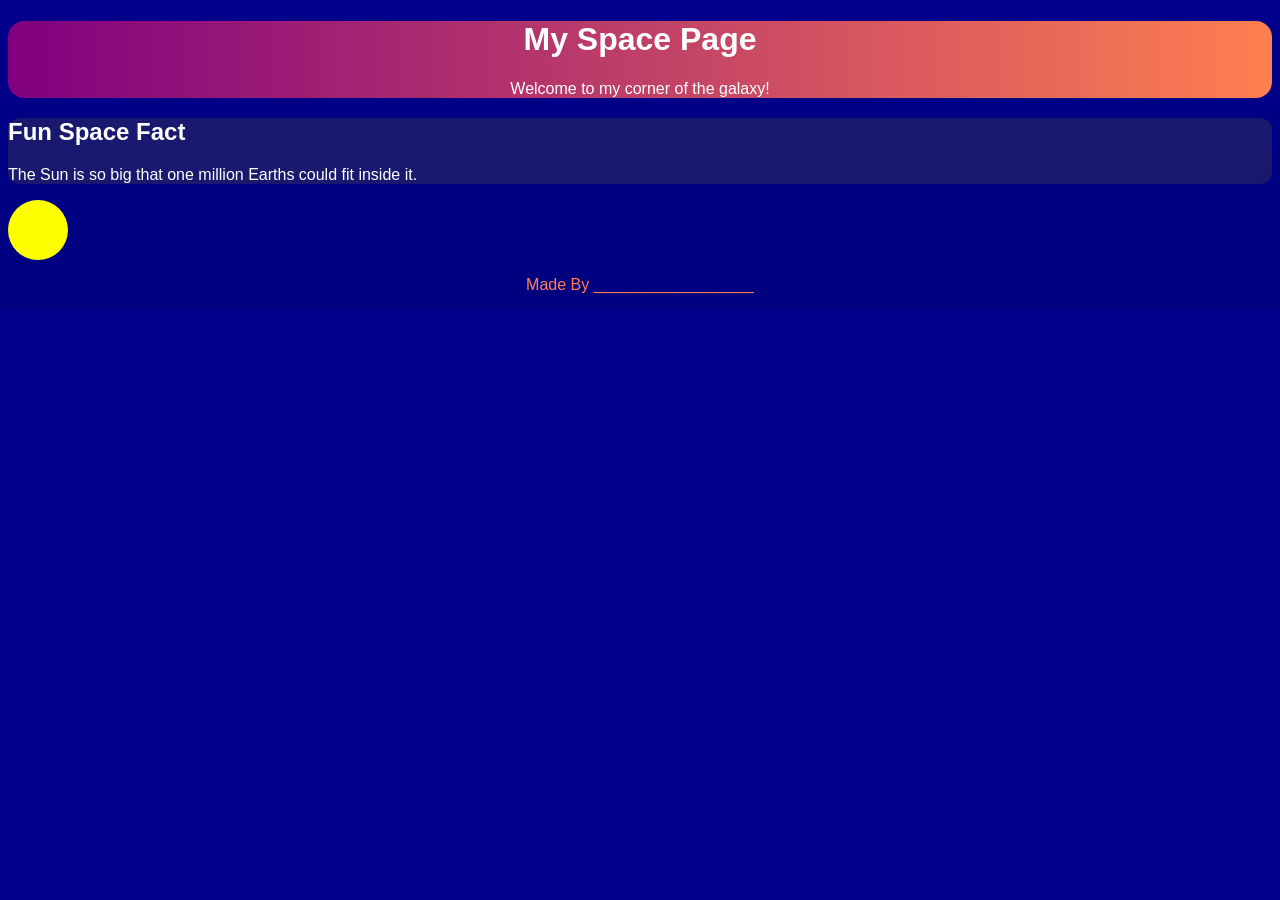
<file: Lesson 7/Index.html>
<!DOCTYPE html>
<html lang="en">
    <head>
        <meta charset="UTF-8">
        <meta name="viewport" content="width=device-width, initial-scale=1.0">
        <title>My Space Page</title>
        <link rel="stylesheet" href="style.css">
    </head>
    <body>
        <div class="page-header">
            <h1> My Space Page </h1>
            <p> Welcome to my corner of the galaxy! </p>
        </div>
        <div class="fact-card">
            <h2>Fun Space Fact</h2>
            <p> The Sun is so big that one million Earths could fit inside it.</p>
        </div>
        <div class="star"></div>
        <p class=" footer-text"> Made By __________________</p>
    </body>
</html>
</file>
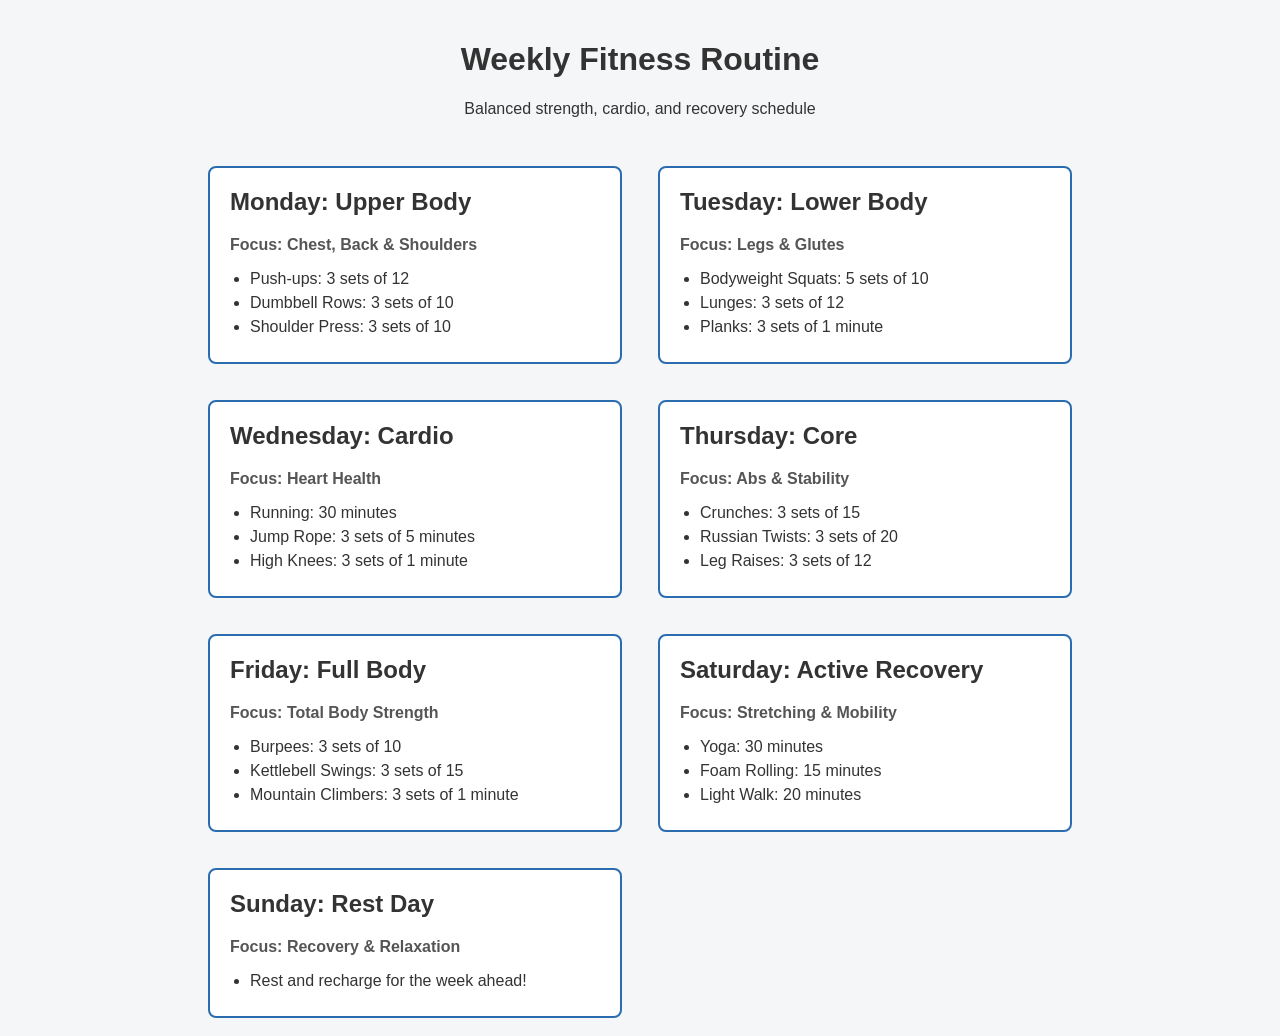
<file: My Fitness Card .html>
<!DOCTYPE html>
<html lang="en">
<head>
  <meta charset="UTF-8">
  <meta name="viewport" content="width=device-width, initial-scale=1.0">
  <title>Weekly Fitness Routine</title>
  <link rel="stylesheet" href="style.css">
</head>
<body>

  <header class="page-header">
    <h1>Weekly Fitness Routine</h1>
    <p>Balanced strength, cardio, and recovery schedule</p>
  </header>

  <main class="container">
    
    <div class="routine-card">
      <h2>Monday: Upper Body</h2>
      <p class="focus">Focus: Chest, Back &amp; Shoulders</p>
      <ul>
        <li>Push-ups: 3 sets of 12</li>
        <li>Dumbbell Rows: 3 sets of 10</li>
        <li>Shoulder Press: 3 sets of 10</li>
      </ul>
    </div>

    <div class="routine-card">
        <h2>Tuesday: Lower Body</h2>
        <p class="focus">Focus: Legs &amp; Glutes</p>
        <ul>
            <li>Bodyweight Squats: 5 sets of 10</li>
            <li>Lunges: 3 sets of 12</li>
            <li>Planks: 3 sets of 1 minute</li>
        </ul>
    </div>  

    <div class="routine-card">
        <h2>Wednesday: Cardio</h2>
        <p class="focus">Focus: Heart Health</p>
        <ul>
            <li>Running: 30 minutes</li>
            <li>Jump Rope: 3 sets of 5 minutes</li>
            <li>High Knees: 3 sets of 1 minute</li>
        </ul>
</div>

<div class="clear-row"></div>

    
    <div class="routine-card">
        <h2>Thursday: Core</h2>
        <p class="focus">Focus: Abs &amp; Stability</p>
        <ul>
            <li>Crunches: 3 sets of 15</li>
            <li>Russian Twists: 3 sets of 20</li>
            <li>Leg Raises: 3 sets of 12</li>
        </ul>
    </div>

    <div class="routine-card">
        <h2>Friday: Full Body</h2>
        <p class="focus">Focus: Total Body Strength</p>
        <ul>
            <li>Burpees: 3 sets of 10</li>
            <li>Kettlebell Swings: 3 sets of 15</li>
            <li>Mountain Climbers: 3 sets of 1 minute</li>
        </ul>
    </div>

    <div class="routine-card">
        <h2>Saturday: Active Recovery</h2>
        <p class="focus">Focus: Stretching &amp; Mobility</p>
        <ul>
            <li>Yoga: 30 minutes</li>
            <li>Foam Rolling: 15 minutes</li>
            <li>Light Walk: 20 minutes</li>
        </ul>
    </div>

    <div class="routine-card">
        <h2>Sunday: Rest Day</h2>
        <p class="focus">Focus: Recovery &amp; Relaxation</p>
        <ul>
            <li>Rest and recharge for the week ahead!</li>
        </ul>
    </div>
</file>
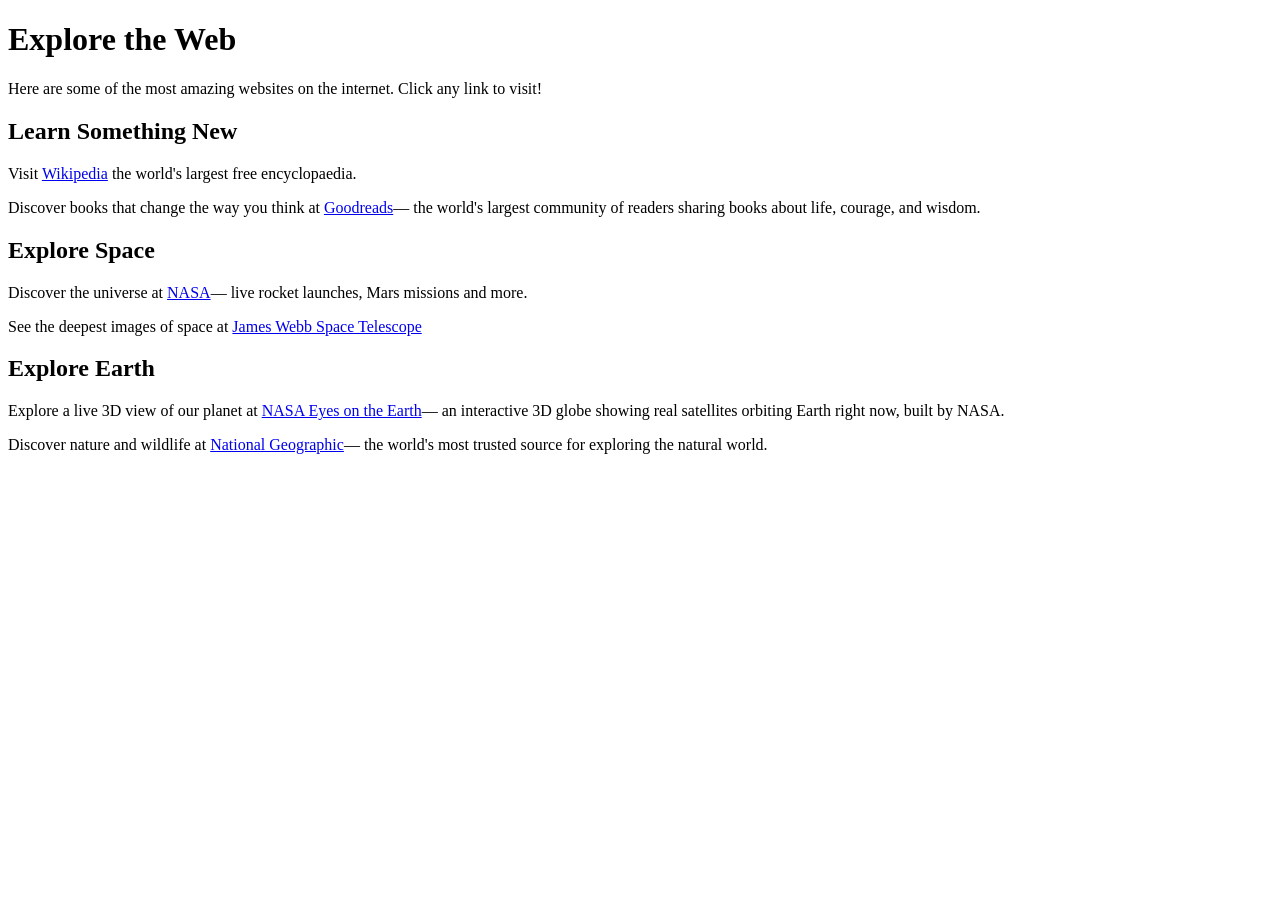
<file: Links, tables And Lists/Explore the Web.html>
<!DOCTYPE html>
<html lang="en">
<head>
    <meta charset="UTF-8">
    <meta name="viewport" content="width=device-width, initial-scale=1.0">
    <title>Explore the Web</title>
</head>
<body>

<h1>Explore the Web</h1>
<p> Here are some of the most amazing websites on the internet. Click any link to visit!</p>

<h2>Learn Something New</h2>
<p>Visit <a href="https://www.wikipedia.org/">Wikipedia</a>  the world's largest free encyclopaedia.</p>

<p> Discover books that change the way you think at <a
 href="https://www.goodreads.com/">Goodreads</a>— the world's largest community of readers sharing books about life, courage, and wisdom.</p>

<h2>Explore Space</h2>
<P> Discover the universe at <a href="https://www.nasa.gov/">NASA</a>— live rocket launches, Mars missions and more.</P>

<p>See the deepest images of space at <a href="https://webb.nasa.gov/">James Webb  Space Telescope</a> </p>

<h2> Explore Earth</h2>
<p>Explore a live 3D view of our planet at <a href="https://eyes.nasa.gov/earth/">NASA Eyes on the Earth</a>— an interactive 3D globe showing real satellites orbiting Earth right now, built by NASA.</p>

<p>Discover nature and wildlife at <a href="https://www.nationalgeographic.com/">National Geographic</a>— the world's most trusted source for exploring the natural world.</p>

</body>
</html>
</file>
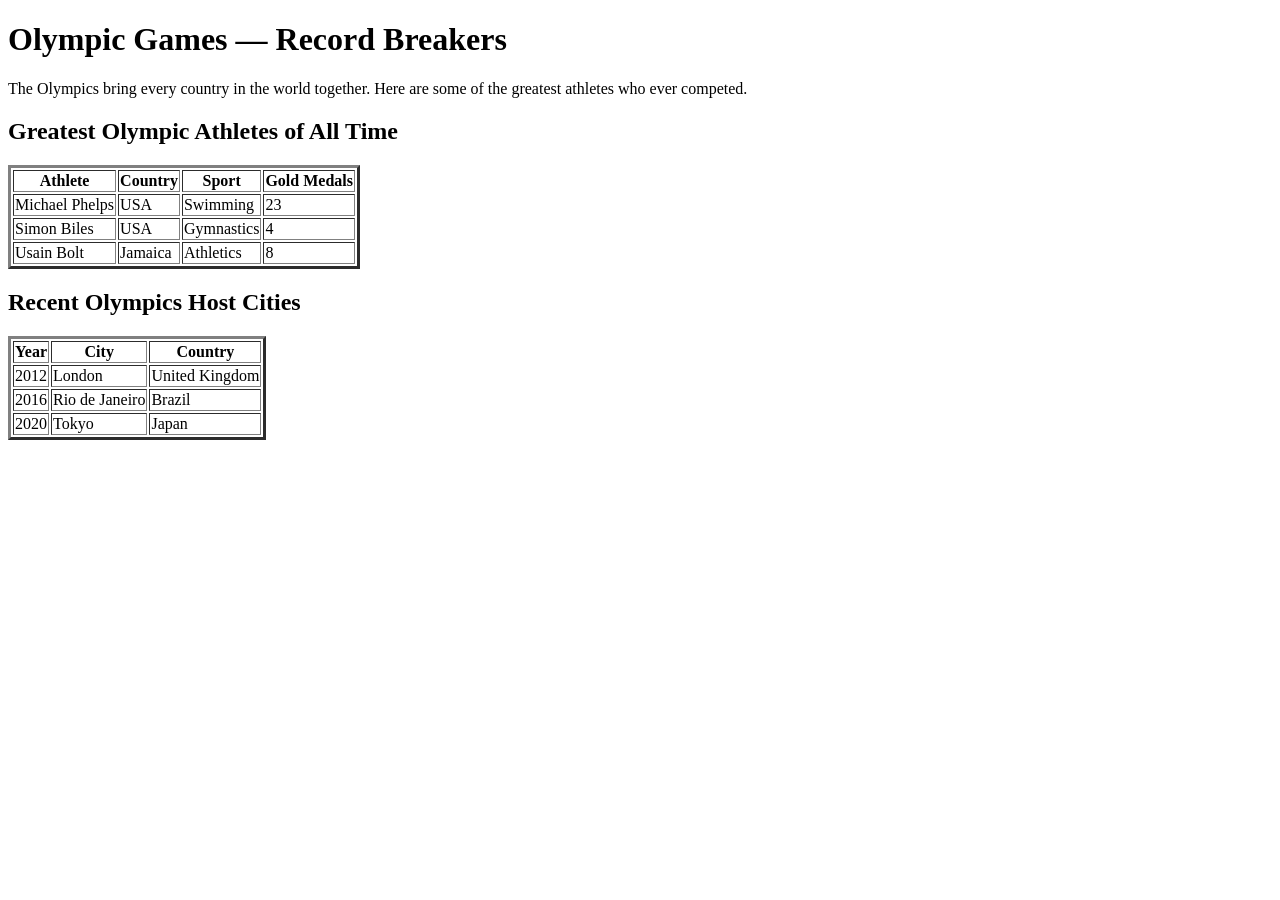
<file: Links, tables And Lists/Olympic Records.html>
<!DOCTYPE html>
<html lang="en">    
<head>
    <meta charset="UTF-8">
    <meta name="viewport" content="width=device-width, initial-scale=1.0">
    <title>Olympic Records</title>
</head>
<body>  

<h1>Olympic Games — Record Breakers</h1>

<p>The Olympics bring every country in the world together. Here are some of the greatest athletes who ever competed.</p>

<h2> Greatest Olympic Athletes of All Time</h2>

<table border="3">
    <tr>
        <th> Athlete </th>
        <th> Country </th>
        <th> Sport </th>
        <th> Gold Medals </th>
    </tr>
 <td> Michael Phelps </td>
 <td> USA </td> 
    <td> Swimming </td>
    <td> 23 </td>
    </tr>

    <tr>
        <td> Simon Biles </td>
        <td> USA </td>
        <td> Gymnastics </td>
        <td> 4 </td>    
    </tr>

    <tr>
        <td> Usain Bolt </td>
        <td> Jamaica </td>
        <td> Athletics </td>
        <td> 8 </td>
    </tr>
</table>

<h2> Recent Olympics Host Cities </h2>

<table border="3">
    <tr>
        <th> Year </th>
        <th> City </th>
        <th> Country </th>
    </tr>

    <tr>
        <td> 2012 </td>
        <td> London </td>
        <td> United Kingdom </td>
        
    </tr>

    <tr>
        <td> 2016 </td>
        <td> Rio de Janeiro </td>
        <td> Brazil </td>
    </tr>

    <tr>
        <td> 2020 </td>
        <td> Tokyo </td>
        <td> Japan </td>
    </tr>
</table>
</body>
</html>
</file>
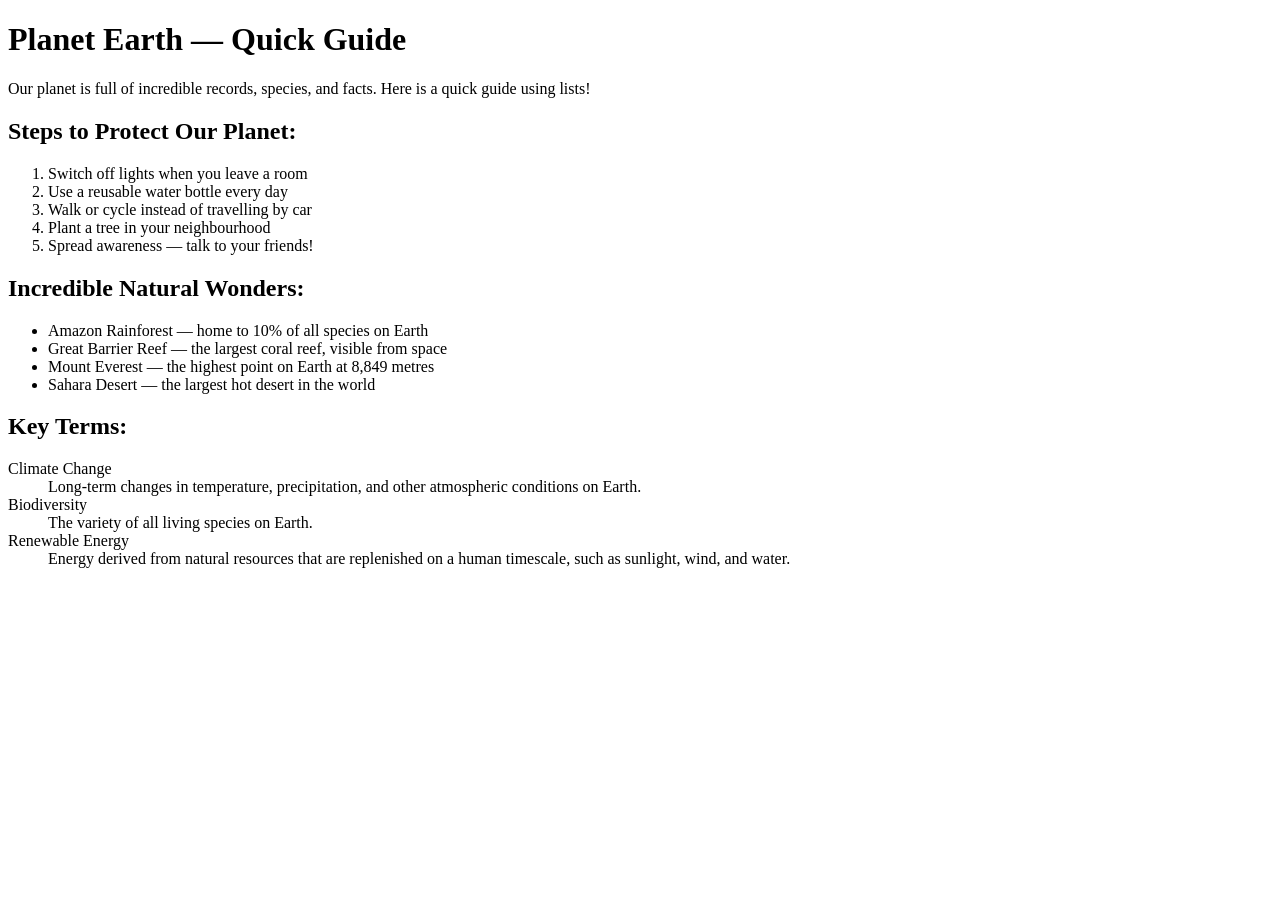
<file: Links, tables And Lists/Planet Earth.html>
<!DOCTYPE HTML>
<html lang="en">    
    <head>
        <meta charset="UTF-8">
        <meta name="viewport" content="width=device-width, initial-scale=1.0">
        <title>Planet Earth</title>
    </head> 
    <body>

        <h1>Planet Earth — Quick Guide</h1>
        <P>
Our planet is full of incredible records, species, and facts. Here is a quick guide using lists!</P>

<h2>Steps to Protect Our Planet:</h2>
<Ol>
    <li>Switch off lights when you leave a room</li>
    <li>Use a reusable water bottle every day</li>
    <li>Walk or cycle instead of travelling by car</li>
    <li>Plant a tree in your neighbourhood</li>
    <li>Spread awareness — talk to your friends!</li>
</ol>

<H2>Incredible Natural Wonders:</H2>

<ul>
    <li>Amazon Rainforest — home to 10% of all species on Earth</li>
    <li>Great Barrier Reef — the largest coral reef, visible from space</li>
    <li>Mount Everest — the highest point on Earth at 8,849 metres</li>
    <li>Sahara Desert — the largest hot desert in the world</li>
    
</ul>

<H2> Key Terms:</H2>

<ddl>
    <dt>Climate Change</dt>
    <dd>Long-term changes in temperature, precipitation, and other atmospheric conditions on Earth.</dd>

    <dt>Biodiversity</dt>
    <dd>The variety of all living species on Earth.</dd>

    <dt>Renewable Energy</dt>
    <dd>Energy derived from natural resources that are replenished on a human timescale, such as sunlight, wind, and water.</dd>

</ddl>

    </body> 
    </html>
</file>
<file: Lesson 7/style.css>
body{
    background-color: darkblue;
    background-image: linear-gradient(to bottom, darkblue , navy);
    background-repeat: no-repeat;
    background-position: center;
    font-family: Arial, sans-serif;
    
}

.page-header{
    background-image: linear-gradient(to right, purple , coral);
    border-radius: 16px;
    text-align: center;
    color: white;
}

.fact-card{
   background-color: midnightblue;
   border-radius: 12px;
   color: white;
}

.fact-card h2{
    color: white
}

.star{
    width: 60px;
    height: 60px;
    border-radius: 50%;
    background-color: yellow;
    animation: twinkle 2s infinite alternate;
}

@keyframes twinkle {
    from {background-color: yellow;}
    to {background-color: white;}
}

.footer-text{
    text-align: center;
    color: coral;
}
</file>
<file: style.css>
*{ box-sizing: border-box; }

body{
    font-family: Arial, sans-serif;
  background-color: #f4f6f8;
  color: #333333;
  margin: 0;
  padding: 20px;
}

.page-header{
    text-align: center;
    margin-bottom: 30px;
}

.container{
    margin: 0 auto;
    max-width: 900px;
}

.routine-card{
    width: 46%;
    background-color: #ffffff;
    padding: 20px;
    border: 2px solid #2b6cb0;
    border-radius: 8px;
    margin: 2%;
    float: left;
}

.routine-card h2{
    color:2b6cb0;
    margin-top: 0;
}

.focus{
     font-weight: bold;
  color: #555555;
  margin-bottom: 12px;
}

.routine-card ul {
  padding-left: 20px;
  margin-bottom: 0;
}

.routine-card li {
  margin-bottom: 6px;
}
</file>
